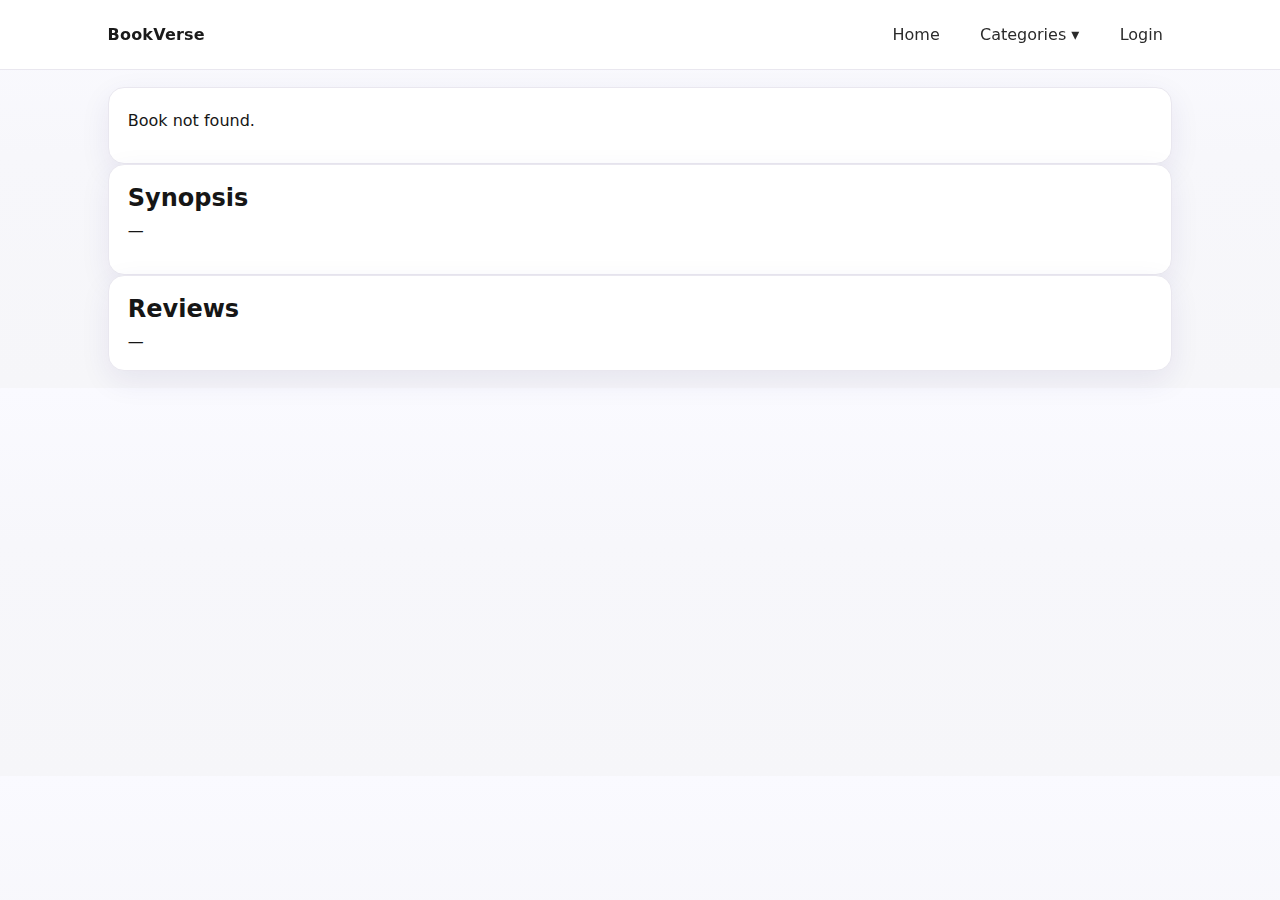
<file: book.html>
<!DOCTYPE html>
<html lang="en">

<head>
  <meta charset="utf-8" />
  <meta name="viewport" content="width=device-width, initial-scale=1" />
  <title>Book | BookVerse</title>
  <link rel="stylesheet" href="/css/styles.css" />
</head>

<body>
  <header class="site-header">
    <div class="container flex">
      <a href="/index.html" class="logo">BookVerse</a>
      <nav>
        <a href="/index.html">Home</a>

        <div class="dropdown">
          <a href="#" onclick="return false;">Categories ▾</a>
          <div class="dropdown-content" id="navCategories">
            <!-- Populated by JS -->
          </div>
        </div>
        <a href="/profile.html" id="navProfile" style="display: none">My Profile</a>
        <a href="/login.html" id="navLogin">Login</a>
        <a href="#" id="navLogout" style="display: none">Logout</a>
      </nav>
    </div>
  </header>

  <main class="container stack">
    <!-- HERO -->
    <section class="card">
      <div id="hero" class="book-hero">
        <!-- populated by JS -->
      </div>
    </section>

    <!-- SYNOPSIS -->
    <section class="card">
      <h2 class="section-title">Synopsis</h2>
      <p id="synopsis" class="muted">Loading…</p>
    </section>

    <!-- REVIEWS LIST -->
    <section class="card">
      <h2 class="section-title">Reviews</h2>
      <div id="reviews">Loading…</div>
    </section>

    <!-- WRITE A REVIEW -->
    <section class="card write-box" id="writeWrap" style="display: none">
      <h2 class="section-title">Write a Review</h2>
      <div class="field">
        <label for="rating">Rating</label>
        <div id="ratingStars" class="star-input" aria-label="Select rating">
          <!-- stars injected -->
        </div>
      </div>
      <div class="field">
        <label for="content">Your review</label>
        <textarea id="content" placeholder="Share your thoughts…"></textarea>
      </div>
      <button id="postBtn">Post Review</button>
      <p class="muted" id="postMsg"></p>
    </section>

    <!-- SIGN IN HINT -->
    <section class="card" id="loginHint" style="display: none">
      <p>
        Want to review this book? <a href="/public/login.html">Login</a> or
        <a href="/public/register.html">create an account</a>.
      </p>
    </section>
  </main>

  <script src="/js/api.js"></script>
  <script src="/js/book.js"></script>
</body>

</html>
</file>
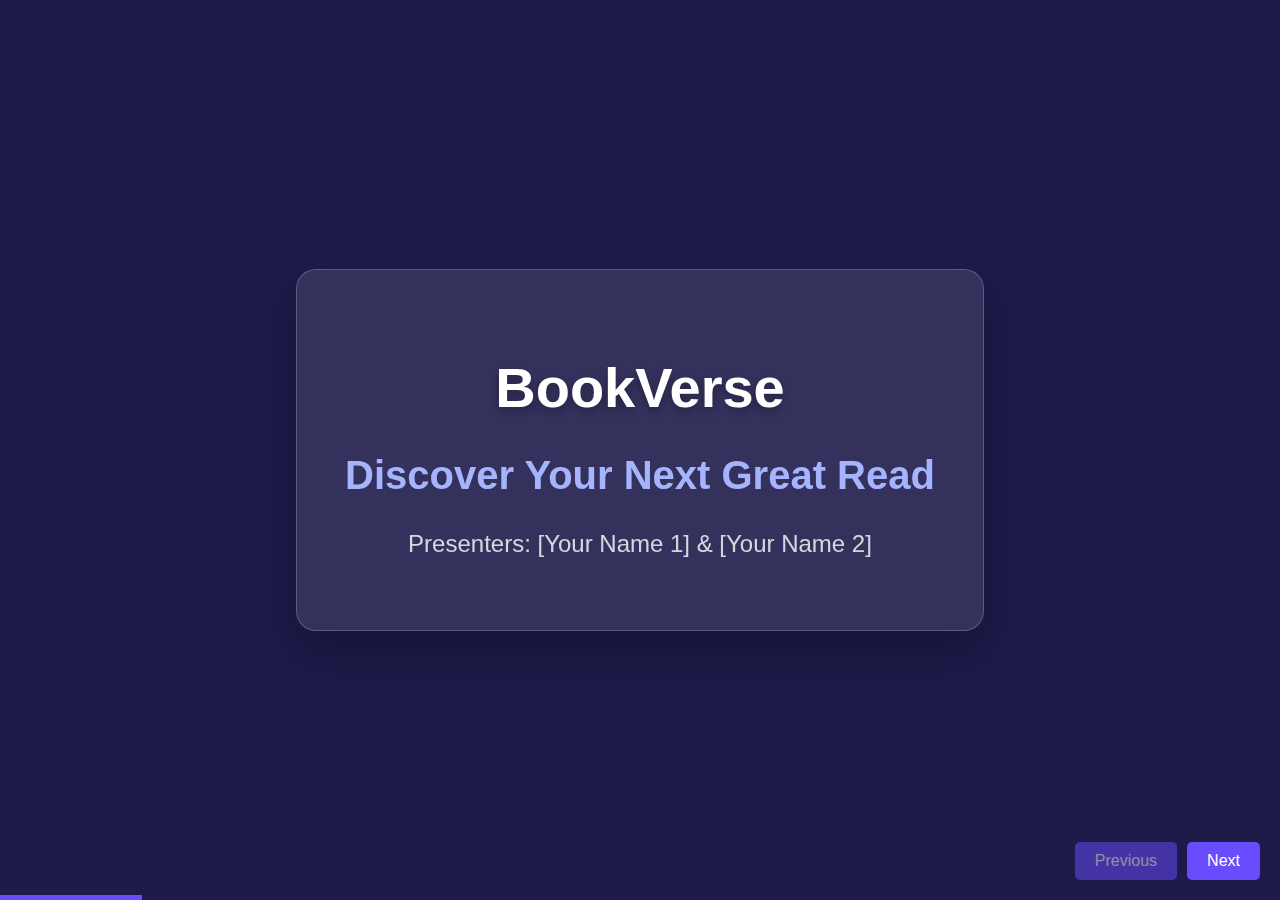
<file: presentation.html>
<!DOCTYPE html>
<html lang="en">

<head>
    <meta charset="UTF-8">
    <meta name="viewport" content="width=device-width, initial-scale=1.0">
    <title>BookVerse Presentation</title>
    <style>
        :root {
            --bg: #1e1b4b;
            --text: #ffffff;
            --accent: #6a4cff;
            --glass: rgba(255, 255, 255, 0.1);
        }

        body {
            margin: 0;
            font-family: 'Segoe UI', sans-serif;
            background-color: var(--bg);
            color: var(--text);
            overflow: hidden;
        }

        .slide {
            height: 100vh;
            width: 100vw;
            display: none;
            flex-direction: column;
            justify-content: center;
            align-items: center;
            padding: 2rem;
            box-sizing: border-box;
            text-align: center;
            animation: fadeIn 0.5s ease;
        }

        .slide.active {
            display: flex;
        }

        @keyframes fadeIn {
            from {
                opacity: 0;
                transform: translateY(20px);
            }

            to {
                opacity: 1;
                transform: translateY(0);
            }
        }

        h1 {
            font-size: 3.5rem;
            margin-bottom: 0.5rem;
            text-shadow: 0 4px 10px rgba(0, 0, 0, 0.3);
        }

        h2 {
            font-size: 2.5rem;
            color: #a5b4fc;
            margin-bottom: 2rem;
        }

        h3 {
            font-size: 1.8rem;
            color: var(--accent);
            margin-bottom: 1rem;
        }

        ul {
            text-align: left;
            font-size: 1.5rem;
            line-height: 1.6;
            max-width: 800px;
            margin: 0 auto;
        }

        li {
            margin-bottom: 1rem;
        }

        .card {
            background: var(--glass);
            backdrop-filter: blur(10px);
            padding: 3rem;
            border-radius: 20px;
            border: 1px solid rgba(255, 255, 255, 0.2);
            box-shadow: 0 20px 50px rgba(0, 0, 0, 0.3);
            max-width: 90%;
        }

        .controls {
            position: fixed;
            bottom: 20px;
            right: 20px;
            display: flex;
            gap: 10px;
            z-index: 100;
        }

        button {
            background: var(--accent);
            color: white;
            border: none;
            padding: 10px 20px;
            border-radius: 5px;
            cursor: pointer;
            font-size: 1rem;
            transition: 0.2s;
        }

        button:hover {
            background: #5a3cf0;
        }

        button:disabled {
            opacity: 0.5;
            cursor: not-allowed;
        }

        .progress {
            position: fixed;
            bottom: 0;
            left: 0;
            height: 5px;
            background: var(--accent);
            transition: width 0.3s;
        }

        .notes {
            position: fixed;
            bottom: 20px;
            left: 20px;
            background: rgba(0, 0, 0, 0.8);
            padding: 1rem;
            border-radius: 10px;
            font-size: 0.9rem;
            max-width: 400px;
            display: none;
            /* Hidden by default, toggle with 'N' */
        }
    </style>
</head>

<body>

    <div class="progress" id="progressBar" style="width: 0%"></div>

    <!-- Slide 1 -->
    <div class="slide active">
        <div class="card">
            <h1>BookVerse</h1>
            <h2>Discover Your Next Great Read</h2>
            <p style="font-size: 1.5rem; opacity: 0.8;">Presenters: [Your Name 1] & [Your Name 2]</p>
        </div>
        <div class="notes">
            Intro: Good morning/afternoon. We are excited to present BookVerse, a modern web app for book discovery and
            reviews.
        </div>
    </div>

    <!-- Slide 2 -->
    <div class="slide">
        <div class="card">
            <h2>User Interface & Design</h2>
            <h3>A Modern, "Glassmorphism" Aesthetic</h3>
            <ul>
                <li><strong>Color Palette:</strong> Deep Indigo & Soft Violet for a premium feel.</li>
                <li><strong>Glassmorphism:</strong> Translucent cards and blurred backgrounds.</li>
                <li><strong>Responsive:</strong> Fluid grid layout for all devices.</li>
            </ul>
        </div>
        <div class="notes">
            UI: We used a Glassmorphism aesthetic with deep indigo colors. It's fully responsive, adapting to any screen
            size.
        </div>
    </div>

    <!-- Slide 3 -->
    <div class="slide">
        <div class="card">
            <h2>Discovery & Navigation</h2>
            <h3>Effortless Discovery</h3>
            <ul>
                <li><strong>Randomized Feed:</strong> Fresh books on every visit.</li>
                <li><strong>Smart Search:</strong> Instant filtering by Title or Author.</li>
                <li><strong>Dynamic Categories:</strong> Dropdown menu for genres.</li>
            </ul>
        </div>
        <div class="notes">
            Discovery: Randomized sorting keeps it fresh. Smart search and dynamic categories help users find what they
            want quickly.
        </div>
    </div>

    <!-- Slide 4 -->
    <div class="slide">
        <div class="card">
            <h2>User Interaction</h2>
            <h3>Engaging with Content</h3>
            <ul>
                <li><strong>Favorites:</strong> One-click 'Heart' toggle.</li>
                <li><strong>Reviews:</strong> 5-star ratings and written reviews.</li>
                <li><strong>Real-time:</strong> Instant UI updates without reloads.</li>
            </ul>
        </div>
        <div class="notes">
            Interaction: Users can favorite books and leave reviews. The UI updates instantly for a smooth experience.
        </div>
    </div>

    <!-- Slide 5 -->
    <div class="slide">
        <div class="card">
            <h2>User Account Management</h2>
            <h3>Your Personal Library</h3>
            <ul>
                <li><strong>Profile Hub:</strong> Central dashboard for User Info & Activity.</li>
                <li><strong>Management:</strong> Delete reviews and remove favorites.</li>
                <li><strong>Security:</strong> Secure auth with password hashing.</li>
            </ul>
        </div>
        <div class="notes">
            Account: The profile is the hub. Users can manage (delete/remove) their content. Security is handled with
            password hashing.
        </div>
    </div>

    <!-- Slide 6 -->
    <div class="slide">
        <div class="card">
            <h2>Technical Architecture</h2>
            <h3>Built with Performance in Mind</h3>
            <ul>
                <li><strong>Frontend:</strong> HTML5, CSS3, Vanilla JS (ES6+).</li>
                <li><strong>Backend:</strong> PHP (RESTful API).</li>
                <li><strong>Database:</strong> MySQL (Normalized schema).</li>
                <li><strong>Architecture:</strong> Separation of Concerns.</li>
            </ul>
        </div>
        <div class="notes">
            Tech: Vanilla JS frontend, PHP backend API, MySQL database. Clean separation of concerns.
        </div>
    </div>

    <!-- Slide 7 -->
    <div class="slide">
        <div class="card">
            <h2>Team Reflection</h2>
            <h3>Learning & Growth</h3>
            <ul>
                <li><strong>Challenge:</strong> CSS Specificity (Dropdowns).</li>
                <li><strong>Solution:</strong> Refactoring and Debugging.</li>
                <li><strong>Challenge:</strong> Async Logic (Favorites).</li>
                <li><strong>Solution:</strong> Using <code>async/await</code>.</li>
            </ul>
        </div>
        <div class="notes">
            Reflection: We learned about CSS specificity and async JS. We worked to our strengths to overcome
            challenges.
        </div>
    </div>

    <!-- Slide 8 -->
    <div class="slide">
        <div class="card">
            <h1>Live Demo</h1>
            <p style="font-size: 1.5rem;">Switching to Application...</p>
        </div>
        <div class="notes">
            Demo: Now we will show you the live application.
        </div>
    </div>

    <!-- Slide 9 -->
    <div class="slide">
        <div class="card">
            <h1>Thank You</h1>
            <h2>Any Questions?</h2>
        </div>
        <div class="notes">
            Conclusion: Thank you for listening. We are happy to take questions.
        </div>
    </div>

    <div class="controls">
        <button id="prevBtn" onclick="changeSlide(-1)">Previous</button>
        <button id="nextBtn" onclick="changeSlide(1)">Next</button>
    </div>

    <script>
        let currentSlide = 0;
        const slides = document.querySelectorAll('.slide');
        const progress = document.getElementById('progressBar');
        const notes = document.querySelectorAll('.notes');

        function updateSlide() {
            slides.forEach((slide, index) => {
                slide.classList.toggle('active', index === currentSlide);
            });

            // Update progress bar
            const pct = ((currentSlide + 1) / slides.length) * 100;
            progress.style.width = pct + '%';

            // Update buttons
            document.getElementById('prevBtn').disabled = currentSlide === 0;
            document.getElementById('nextBtn').disabled = currentSlide === slides.length - 1;
        }

        function changeSlide(dir) {
            currentSlide += dir;
            if (currentSlide < 0) currentSlide = 0;
            if (currentSlide >= slides.length) currentSlide = slides.length - 1;
            updateSlide();
        }

        // Keyboard navigation
        document.addEventListener('keydown', (e) => {
            if (e.key === 'ArrowRight' || e.key === ' ') changeSlide(1);
            if (e.key === 'ArrowLeft') changeSlide(-1);
            if (e.key === 'n') {
                document.querySelectorAll('.notes').forEach(n => {
                    n.style.display = n.style.display === 'block' ? 'none' : 'block';
                });
            }
        });

        updateSlide();
    </script>
</body>

</html>
</file>
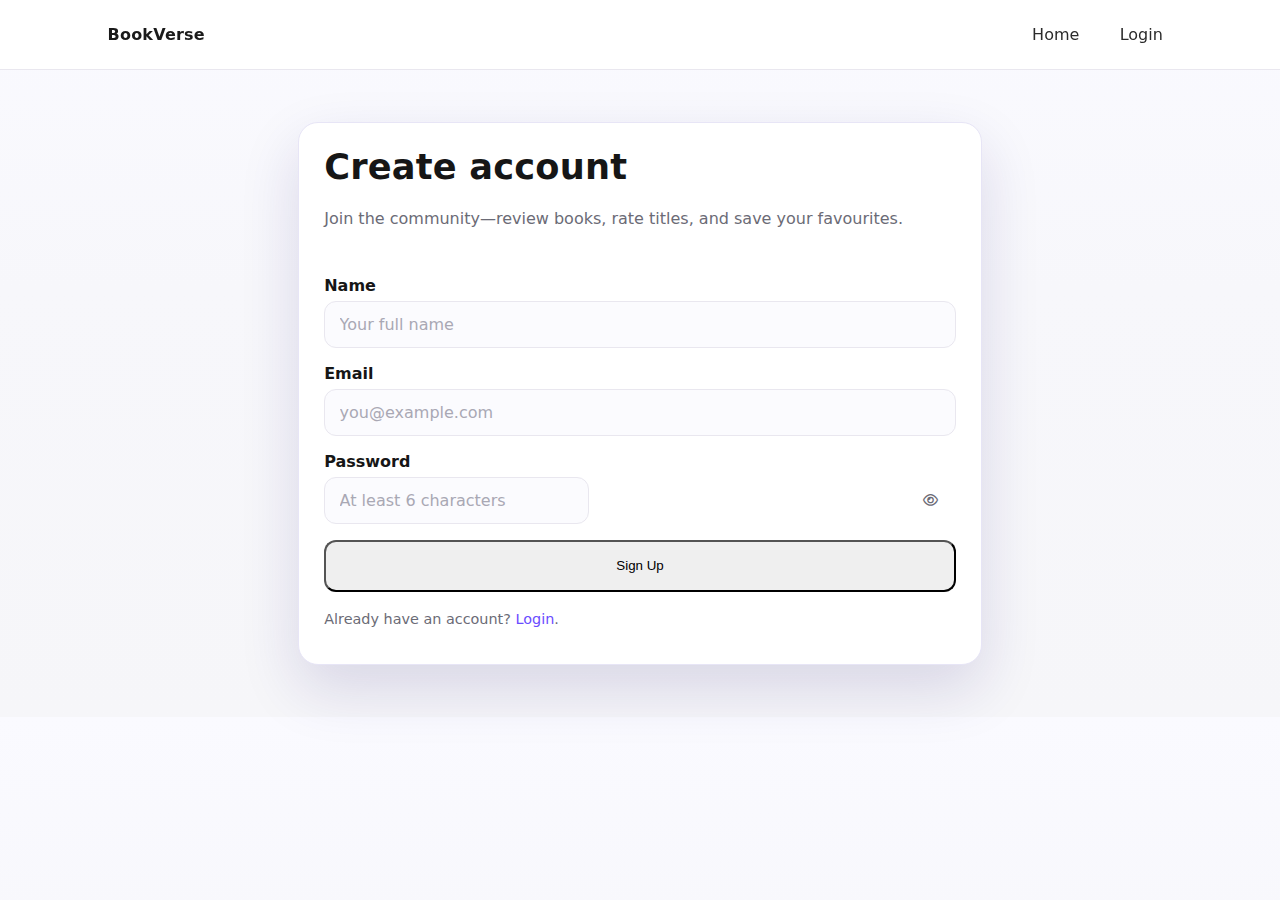
<file: register.html>
<!DOCTYPE html>
<html lang="en">

<head>
  <meta charset="utf-8" />
  <meta name="viewport" content="width=device-width, initial-scale=1" />
  <title>Create account | BookVerse</title>
  <link rel="stylesheet" href="https://cdnjs.cloudflare.com/ajax/libs/font-awesome/6.5.2/css/all.min.css"
    referrerpolicy="no-referrer" />
  <link rel="stylesheet" href="/css/styles.css" />
  <link rel="stylesheet" href="/css/register.css" />
</head>

<body>
  <header class="site-header">
    <div class="container flex">
      <a href="/index.html" class="logo">BookVerse</a>
      <nav>
        <a href="/index.html">Home</a>
        <a href="/profile.html" id="navProfile" style="display:none">My Profile</a>
        <a href="/login.html" id="navLogin">Login</a>
        <a href="#" id="navLogout" style="display:none">Logout</a>
      </nav>
    </div>
  </header>

  <main class="container auth-wrap">
    <div class="card auth-card">
      <h1>Create account</h1>
      <p class="sub">Join the community—review books, rate titles, and save your favourites.</p>

      <div id="msg" aria-live="polite"></div>

      <form id="regForm" class="row" novalidate>
        <!-- Name -->
        <div class="field">
          <label for="name">Name</label>
          <input id="name" name="name" autocomplete="name" required minlength="2" placeholder="Your full name" />
        </div>

        <!-- Email -->
        <div class="field">
          <label for="email">Email</label>
          <input id="email" name="email" type="email" autocomplete="email" required placeholder="you@example.com" />
        </div>

        <!-- Password + peek -->
        <div class="field">
          <label for="password">Password</label>
          <div class="input-group">
            <input id="password" name="password" type="password" autocomplete="new-password" required minlength="6"
              placeholder="At least 6 characters" />
            <button type="button" class="peek-btn" id="peekBtn" aria-label="Show password">
              <i id="peekIcon" class="fa-regular fa-eye"></i>
            </button>
          </div>
        </div>

        <button id="regBtn" type="submit" class="btn--full">Sign Up</button>
        <p class="hint">Already have an account? <a href="/login.html">Login</a>.</p>
      </form>
    </div>
  </main>

  <script src="/js/api.js"></script>
  <script src="/js/register.js"></script>

  <script>
    const pwdEl = document.getElementById('password');
    const peekBtn = document.getElementById('peekBtn');
    const peekIcon = document.getElementById('peekIcon');

    peekBtn.addEventListener('click', () => {
      const show = pwdEl.type === 'password';
      pwdEl.type = show ? 'text' : 'password';
< !DOCTYPE html >
        <html lang="en">
          <head>
            <meta charset="utf-8" />
            <meta name="viewport" content="width=device-width, initial-scale=1" />
            <title>Create account | BookVerse</title>
            <link
              rel="stylesheet"
              href="https://cdnjs.cloudflare.com/ajax/libs/font-awesome/6.5.2/css/all.min.css"
              referrerpolicy="no-referrer"
            />
            <link rel="stylesheet" href="/css/styles.css" />
            <link rel="stylesheet" href="/css/register.css" />
          </head>

          <body>
            <header class="site-header">
              <div class="container flex">
                <a href="/index.html" class="logo">BookVerse</a>
                <nav>
                  <a href="/index.html">Home</a>
                  <a href="/profile.html" id="navProfile" style="display:none">My Profile</a>
                  <a href="/login.html" id="navLogin">Login</a>
                  <a href="#" id="navLogout" style="display:none">Logout</a>
                </nav>
              </div>
            </header>

            <main class="container auth-wrap">
              <div class="card auth-card">
                <h1>Create account</h1>
                <p class="sub">Join the community—review books, rate titles, and save your favourites.</p>

                <div id="msg" aria-live="polite"></div>

                <form id="regForm" class="row" novalidate>
        <!-- Name -->
                  <div class="field">
                    <label for="name">Name</label>
                    <input id="name" name="name" autocomplete="name" required minlength="2" placeholder="Your full name" />
                  </div>

                  <!-- Email -->
                  <div class="field">
                    <label for="email">Email</label>
                    <input id="email" name="email" type="email" autocomplete="email" required placeholder="you@example.com" />
                  </div>

                  <!-- Password + peek -->
                  <div class="field">
                    <label for="password">Password</label>
                    <div class="input-group">
                      <input
                        id="password"
                        name="password"
                        type="password"
                        autocomplete="new-password"
                        required
                        minlength="6"
                        placeholder="At least 6 characters"
                      />
                      <button type="button" class="peek-btn" id="peekBtn" aria-label="Show password">
                        <i id="peekIcon" class="fa-regular fa-eye"></i>
                      </button>
                    </div>
                  </div>

                  <button id="regBtn" type="submit" class="btn--full">Sign Up</button>
                  <p class="hint">Already have an account? <a href="/login.html">Login</a>.</p>
                </form>
              </div>
            </main>

            <script src="/js/api.js"></script>
  <script src="/js/register.js"></script>

  <script>
        const pwdEl   = document.getElementById('password');
        const peekBtn = document.getElementById('peekBtn');
        const peekIcon= document.getElementById('peekIcon');

    peekBtn.addEventListener('click', () => {
      const show = pwdEl.type === 'password';
        pwdEl.type = show ? 'text' : 'password';
        peekIcon.classList.toggle('fa-eye', !show);
        peekIcon.classList.toggle('fa-eye-slash', show);
        peekBtn.setAttribute('aria-label', show ? 'Hide password' : 'Show password');
    });
  </script>
</body>

</html>
</file>
<file: css/styles.css>
/*  Design tokens */
:root {
  --bg: #f7f7fb;
  --surface: #ffffff;
  --card: #ffffff;
  --border: #e9e7ef;
  --shadow: 0 10px 30px rgba(36, 24, 112, 0.08);

  --text: #161616;
  --muted: #6b6b76;
  --muted-2: #8b8b95;

  --primary: #6a4cff;
  --primary-600: #5a3cf0;
  --primary-700: #4930d6;
  --ring: rgba(106, 76, 255, 0.35);

  --success: #1e8e3e;
  --error: #c62828;
  --warning: #e67e22;

  --radius-xl: 16px;
  --radius-lg: 12px;
  --radius-md: 10px;

  --spacing: 1rem;
}

/* ---- Base & Typography ---- */
* {
  box-sizing: border-box;
}

html {
  scroll-behavior: smooth;
}

body {
  margin: 0;
  font-family: ui-sans-serif, system-ui, -apple-system, Segoe UI, Roboto, Ubuntu,
    "Helvetica Neue", Arial, "Apple Color Emoji", "Segoe UI Emoji";
  color: var(--text);
  background: linear-gradient(180deg, #fafaff 0%, #f7f7fb 40%, #f6f6f9 100%);
}

img {
  max-width: 100%;
  display: block;
}

a {
  color: var(--primary);
  text-decoration: none;
}

a:hover {
  text-decoration: underline;
}

h1,
h2,
h3 {
  line-height: 1.2;
  margin: 0 0 0.5rem;
}

h1 {
  font-size: clamp(1.6rem, 2vw + 1rem, 2.2rem);
  letter-spacing: 0.2px;
}

h2 {
  font-size: clamp(1.2rem, 1.2vw + 0.9rem, 1.5rem);
}

p {
  margin: 0.2rem 0 0.9rem;
}

/* ---- Layout ---- */
.container {
  max-width: 1100px;
  margin: 0 auto;
  padding: 1.1rem;
}

.section {
  margin: 2rem 0;
}

/* ---- Header / Navbar ---- */
.site-header {
  position: sticky;
  top: 0;
  z-index: 10;
  background: rgba(255, 255, 255, 0.9);
  backdrop-filter: blur(8px);
  border-bottom: 1px solid var(--border);
}

.flex {
  display: flex;
  align-items: center;
  justify-content: space-between;
}

.logo {
  font-weight: 800;
  color: #1a1a1a;
  text-decoration: none;
  letter-spacing: 0.2px;
}

nav a {
  display: inline-block;
  margin-left: 1rem;
  padding: 0.45rem 0.6rem;
  color: #2b2b2b;
  border-radius: 8px;
  transition: 0.15s ease;
}

nav a:hover {
  background: #f0effa;
  color: #2b2b2b;
  text-decoration: none;
}

/* ---- Cards ---- */
.card {
  background: var(--card);
  border: 1px solid var(--border);
  border-radius: var(--radius-xl);
  box-shadow: var(--shadow);
  padding: 1.2rem;
}

/* ---- Grid for book tiles ---- */
.grid {
  display: grid;
  grid-template-columns: repeat(auto-fill, minmax(190px, 1fr));
  gap: 1rem;
  margin-top: 1rem;
}

.card.book-tile {
  padding: 0.8rem;
  transition: transform 0.12s ease, box-shadow 0.12s ease,
    border-color 0.12s ease;
}

.card.book-tile:hover {
  transform: translateY(-2px);
  box-shadow: 0 14px 34px rgba(36, 24, 112, 0.1);
  border-color: #dcd9ee;
}

.card.book-tile img {
  width: 100%;
  height: 230px;
  object-fit: cover;
  border-radius: 12px;
  background: #f1f0f8;
  margin-bottom: 0.6rem;
}

.card.book-tile strong {
  font-weight: 700;
}

.book-meta {
  color: var(--muted);
  font-size: 0.9rem;
}

/* ---- Forms ---- */
form {
  display: grid;
  gap: 0.9rem;
}

.field {
  display: grid;
  gap: 0.35rem;
}

label {
  font-weight: 600;
}

input,
textarea,
select {
  font: inherit;
  padding: 0.8rem 0.9rem;
  border: 1px solid var(--border);
  border-radius: 12px;
  background: #fbfbfe;
  color: var(--text);
  transition: border-color 0.15s ease, box-shadow 0.15s ease,
    background 0.2s ease;
  outline: none;
}

input::placeholder,
textarea::placeholder {
  color: #a9a8b4;
}

input:focus,
textarea:focus,
select:focus {
  border-color: var(--primary);
  box-shadow: 0 0 0 4px var(--ring);
  background: #fff;
}

/* Password input with peek button */
.input-group {
  position: relative;
}

.input-group input {
  padding-right: 3rem;
}

.peek-btn {
  position: absolute;

  /* Strength meter */
  .pw-meter {
    height: 6px;
    background: #eceaf6;
    border-radius: 999px;
    overflow: hidden;
    margin-top: 0.35rem;
  }

  .pw-meter>span {
    display: block;
    height: 100%;
    width: 0;
    background: #d33;
    transition: width 0.2s ease, background 0.2s ease;
  }

  /* ---- Buttons ---- */
  button {
    font: inherit;
    cursor: pointer;
    padding: 0.85rem 1rem;
    border: 0;
    border-radius: 14px;
    background: var(--primary);
    color: #fff;
    font-weight: 700;
    letter-spacing: 0.1px;
    box-shadow: 0 8px 18px rgba(106, 76, 255, 0.18);
    transition: transform 0.06s ease, box-shadow 0.12s ease, background 0.12s ease;
  }

  button:hover {
    background: var(--primary-600);
    box-shadow: 0 10px 22px rgba(106, 76, 255, 0.22);
  }

  button:active {
    transform: translateY(1px);
    background: var(--primary-700);
  }

  .btn-ghost {
    background: #f3f2fb;
    color: #2b2b2b;
    font-weight: 600;
    box-shadow: none;
    border: 1px solid #e7e5f6;
  }

  .btn-ghost:hover {
    background: #eceafa;
  }

  /* ---- Alerts / Messages ---- */
  .alert {
    padding: 0.9rem 1rem;
    border-radius: 12px;
    border: 1px solid #eceaf6;
    background: #fafaff;
    color: #3a3961;
  }

  .error {
    background: #fff5f6;
    border: 1px solid #ffd6da;
    color: #9e0f1f;
    padding: 0.8rem 1rem;
    border-radius: 12px;
  }

  .success {
    background: #f1fff4;
    border: 1px solid #cfeeda;
    color: #0d6e2b;
    padding: 0.8rem 1rem;
    border-radius: 12px;
  }

  /* ---- Search bar ---- */
  .searchbar {
    display: flex;
    gap: 0.55rem;
    align-items: center;
    margin: 0.6rem 0 1rem;
  }

  .searchbar input {
    flex: 1;
  }

  .searchbar button {
    white-space: nowrap;
  }

  /* ---- Badges ---- */
  .badge {
    display: inline-block;
    padding: 0.25rem 0.55rem;
    border: 1px solid #dcd9ee;
    border-radius: 999px;
    font-size: 0.78rem;
    color: #4a48a2;
    background: #f4f3ff;
    font-weight: 600;
  }

  /* ---- Auth page wrapper (Register/Login) ---- */
  .auth-wrap {
    max-width: 720px;
    margin: 2.2rem auto;
  }

  .sub {
    color: var(--muted);
    margin-top: -0.3rem;
    margin-bottom: 1rem;
  }

  /* ---- Book page layout ---- */
  .book-hero {
    display: grid;
    grid-template-columns: 160px 1fr;
    gap: 1rem;
    align-items: start;
  }

  .book-hero img {
    width: 160px;
    height: 220px;
    object-fit: cover;
    border-radius: 12px;
    background: #f1f0f8;
  }

  /* ---- Review list ---- */
  .review {
    border-top: 1px solid var(--border);
    padding: 0.9rem 0;
  }

  .review:first-child {
    border-top: 0;
  }

  /* ---- Footer ---- */
  .site-footer {
    border-top: 1px solid var(--border);
    margin-top: 2rem;
  }

  .site-footer .container {
    padding: 1.2rem;
  }

  /* ---- Responsive ---- */
  @media (max-width: 720px) {
    .container {
      padding: 0.9rem;
    }

    .book-hero {
      grid-template-columns: 1fr;
    }

    nav a {
      margin-left: 0.5rem;
    }
  }

  /* ---- Nice focus ring for keyboard users ---- */
  :focus-visible {
    outline: 3px solid var(--ring);
    outline-offset: 2px;
    border-radius: 10px;
  }

  /* ---- Utility ---- */
  .m-0 {
    margin: 0;
  }

  .mt-1 {
    margin-top: 0.5rem;
  }

  .mt-2 {
    margin-top: 1rem;
  }

  /* ===========================
   Home page polish (index.html)
   Append to styles.css
   =========================== */

  /* Page intro */
  .container h1 {
    margin-top: 1.6rem;
    margin-bottom: 0.8rem;
    font-weight: 800;
    letter-spacing: 0.2px;
  }

  /* Search bar block */
  .searchbar {
    display: grid;
    grid-template-columns: 1fr auto auto;
    gap: 0.75rem;
    margin: 0.8rem 0 1.4rem;
    background: #ffffffcc;
    border: 1px solid var(--border);
    border-radius: 16px;
    padding: 0.6rem;
    box-shadow: var(--shadow);
  }

  .searchbar input {
    height: 48px;
    background: #fafaff;
    border-color: #e7e5f6;
    border-radius: 12px;
  }

  .searchbar button {
    height: 48px;
    padding: 0 1.1rem;
    border-radius: 12px;
  }

  @media (max-width: 700px) {
    .searchbar {
      grid-template-columns: 1fr;
    }

    .searchbar button {
      width: 100%;
    }
  }

  /* Book grid spacing */
  .grid {
    grid-template-columns: repeat(auto-fill, minmax(220px, 1fr));
    gap: 1.1rem;
  }

  /* Turn each anchor.card into a proper tile */
  .grid a.card {
    display: block;
    padding: 0.9rem;
    border-radius: 16px;
    border: 1px solid var(--border);
    background: var(--surface);
    text-decoration: none;
    /* remove link underlines inside tiles */
    color: var(--text);
    box-shadow: var(--shadow);
    transition: transform 0.12s ease, box-shadow 0.12s ease,
      border-color 0.12s ease;
  }

  .grid a.card:hover {
    transform: translateY(-2px);
    box-shadow: 0 18px 36px rgba(36, 24, 112, 0.12);
    border-color: #dcd9ee;
  }

  /* Image treatment */
  .grid a.card img {
    width: 100%;
    aspect-ratio: 3 / 4;
    /* keeps all covers consistent */
    object-fit: cover;
    border-radius: 12px;
    background: #f1f0f8;
    margin-bottom: 0.6rem;
  }

  /* Title + author */
  .grid a.card strong {
    display: block;
    font-weight: 800;
    line-height: 1.25;
    margin-bottom: 0.25rem;
    color: #2a2466;
    /* readable title color */
  }

  .grid a.card:hover strong {
    color: var(--primary);
    /* on hover, accent the title */
  }

  .grid a.card .book-meta {
    color: var(--muted);
    font-size: 0.92rem;
  }

  /* Create soft gradient backdrop under the grid area for depth */
  main.container {
    position: relative;
  }

  main.container::before {
    content: "";
    position: absolute;
    inset: 0 0 auto 0;
    height: 280px;
    /* fades behind the search and first row */
    background: radial-gradient(70% 60% at 30% 0%, #ece8ff 0%, transparent 60%),
      radial-gradient(60% 50% at 80% 0%, #f6ecff 0%, transparent 60%);
    pointer-events: none;
    z-index: -1;
  }

  /* Improve button look on this page */
  .searchbar button:first-of-type {
    /* Search */
    background: var(--primary);
  }

  .searchbar button:last-of-type {
    /* Random */
    background: linear-gradient(135deg, var(--primary), #7f5bff);
  }

  .searchbar button:hover {
    filter: brightness(1.03);
  }

  /* ===========================
   Login page polish (login.html)
   =========================== */

  /* Big page title and soft hero band */
  main.container h1 {
    margin-top: 2.2rem;
    margin-bottom: 1.2rem;
    font-weight: 800;
  }

  main.container {
    position: relative;
  }

  main.container::before {
    content: "";
    position: absolute;
    inset: 0 0 auto 0;
    height: 220px;
    background: radial-gradient(65% 60% at 15% 0%, #ece8ff 0%, transparent 60%),
      radial-gradient(70% 55% at 75% 0%, #f6ecff 0%, transparent 60%);
    pointer-events: none;
    z-index: -1;
  }

  /* Make the login card a neat inline grid */
  .card:has(#loginBtn) {
    display: grid;
    grid-template-columns: 1fr 1fr auto;
    align-items: end;
    gap: 0.9rem 1rem;
    padding: 1.2rem 1.4rem;
    border-radius: 18px;
    box-shadow: var(--shadow);
  }

  /* Labels stacked with nice spacing */
  .card:has(#loginBtn) label {
    display: grid;
    gap: 0.35rem;
    font-weight: 600;
  }

  /* Inputs: same height, clear focus */
  .card:has(#loginBtn) input {
    height: 48px;
    background: #fafaff;
    border-color: #e7e5f6;
    border-radius: 12px;
  }

  /* Button height & glow */
  #loginBtn {
    height: 48px;
    padding: 0 1.2rem;
    border-radius: 12px;
    box-shadow: 0 10px 26px rgba(106, 76, 255, 0.18);
  }

  /* “Create account” helper sits on its own line */
  .card:has(#loginBtn) p {
    grid-column: 1 / -1;
    margin: 0.2rem 0 0;
    color: var(--muted);
  }

  /* Responsive: stack fields nicely on small screens */
  @media (max-width: 980px) {
    .card:has(#loginBtn) {
      grid-template-columns: 1fr;
    }

    #loginBtn {
      width: 100%;
    }
  }

  /* Book detail – interactive star input */
  .star-input {
    display: flex;
    gap: 0.25rem;
  }

  .rate-star {
    font-size: 22px;
    line-height: 1;
    width: 34px;
    height: 34px;
    display: inline-grid;
    place-items: center;
    border: 1px solid var(--border);
    border-radius: 10px;
    background: #fafaff;
    color: #c7c4da;
    transition: 0.12s ease;
  }

  .rate-star.on {
    background: #fff6d6;
    color: #f5b301;
    border-color: #ffe39a;
  }

  .rate-star:hover {
    transform: translateY(-1px);
  }

  /* Search bar with category select: [select][input][button] */
  .searchbar {
    display: grid;
    grid-template-columns: auto 1fr auto;
    /* select, input, button */
    gap: 0.75rem;
    margin: 0.8rem 0 1.4rem;
    background: #ffffffcc;
    border: 1px solid var(--border);
    border-radius: 16px;
    padding: 0.6rem;
    box-shadow: var(--shadow);
  }

  .searchbar select {
    height: 48px;
    padding: 0.6rem 0.7rem;
    border: 1px solid var(--border);
    border-radius: 12px;
    background: #fafaff;
  }

  .searchbar input {
    height: 48px;
  }

  .searchbar button {
    height: 48px;
    border-radius: 12px;
  }

  @media (max-width: 700px) {
    .searchbar {
      grid-template-columns: 1fr;
    }

    .searchbar button {
      width: 100%;
    }
  }

  /* ---- Category chips ---- */
  .chips {
    display: flex;
    flex-wrap: wrap;
    gap: 0.5rem;
    margin: 0.4rem 0 1rem;
  }

  .chip {
    appearance: none;
    border: 1px solid #e7e5f6;
    background: #f7f6ff;
    color: #3b3799;
    padding: 0.45rem 0.75rem;
    border-radius: 999px;
    font-weight: 700;
    font-size: 0.9rem;
    cursor: pointer;
    transition: 0.12s ease;
    box-shadow: none;
  }

  .chip:hover {
    background: #efeefe;
  }

  .chip.is-active {
    background: linear-gradient(135deg, var(--primary), #7f5bff);
    color: #fff;
    border-color: transparent;
    box-shadow: 0 6px 16px rgba(106, 76, 255, 0.18);
  }

  /* Search bar without category select */
  .searchbar {
    display: grid;
    grid-template-columns: 1fr auto;
    /* input, button */
    gap: 0.75rem;
    margin: 0.8rem 0 1.4rem;
    background: #ffffffcc;
    border: 1px solid var(--border);
    border-radius: 16px;
    padding: 0.6rem;
    box-shadow: var(--shadow);
  }

  .searchbar input {
    height: 48px;
  }

  .searchbar button {
    height: 48px;
    border-radius: 12px;
  }

  @media (max-width: 700px) {
    .searchbar {
      grid-template-columns: 1fr;
    }

    .searchbar button {
      width: 100%;
    }
  }

  /* Chips (keep if not already present) */
  .chips {
    display: flex;
    flex-wrap: wrap;
    gap: 0.5rem;
    margin: 0.4rem 0 1rem;
  }

  .chip {
    appearance: none;
    border: 1px solid #e7e5f6;
    background: #f7f6ff;
    color: #3b3799;
    padding: 0.45rem 0.75rem;
    border-radius: 999px;
    font-weight: 700;
    font-size: 0.9rem;
    cursor: pointer;
    transition: 0.12s ease;
  }

  .chip:hover {
    background: #efeefe;
  }

  .chip.is-active {
    background: linear-gradient(135deg, var(--primary), #7f5bff);
    color: #fff;
    border-color: transparent;
    box-shadow: 0 6px 16px rgba(106, 76, 255, 0.18);
  }

  /* ---------- Login page premium polish ---------- */
  .auth-title {
    font-weight: 900;
    letter-spacing: 0.2px;
    margin-top: 2.1rem;
    margin-bottom: 0.5rem;
  }

  .auth-card {
    display: grid;
    grid-template-columns: 1fr 1fr auto;
    /* email | password | button */
    align-items: end;
    gap: 1rem 1.1rem;
    padding: 1.4rem 1.6rem;
    border-radius: 20px;
    border: 1px solid #e9e7f4;
    background: linear-gradient(#fff, #fff) padding-box,
      radial-gradient(120% 120% at 15% -10%, #ece8ff, transparent 50%),
      radial-gradient(120% 120% at 85% -20%, #f6ecff, transparent 55%);
    box-shadow: 0 16px 40px rgba(36, 24, 112, 0.1);
  }

  .auth-card input {
    height: 52px;
    background: #fafaff;
    border-color: #e7e5f6;
    border-radius: 14px;
  }

  .auth-card #loginBtn {
    height: 52px;
    padding: 0 1.2rem;
    border-radius: 14px;
    box-shadow: 0 12px 28px rgba(106, 76, 255, 0.2);
  }

  .hint-row {
    grid-column: 1 / -1;
    margin: 0.1rem 0 0;
    color: var(--muted);
  }

  /* Subtle hover/focus glow on inputs */
  .auth-card input:focus {
    border-color: var(--primary);
    box-shadow: 0 0 0 5px var(--ring);
    background: #fff;
  }

  /* Peek button refinement */
  .peek-btn {
    color: #6a6892;
    font-size: 16px;
  }

  .peek-btn:hover {
    background: #efeffa;
  }

  /* Responsive: stack on small screens */
  @media (max-width: 980px) {
    .auth-card {
      grid-template-columns: 1fr;
    }

    .auth-card #loginBtn {
      width: 100%;
    }
  }

  /* =======================================================
   BookVerse — Pro look: solid header + cleaner page BG
   (Overrides — keep at the very end of styles.css)
   ======================================================= */

  /* Theme tokens for the new header + page */
  :root {
    --page-bg-1: #f6f7fc;
    --page-bg-2: #f2f3fa;

    /* Solid header gradient + text */
    --header-bg-1: #1e1b4b;
    /* deep indigo */
    --header-bg-2: #3a2fb0;
    /* soft violet */
    --header-text: #ffffff;
    --header-hover: rgba(255, 255, 255, 0.14);
  }

  /* Clean, subtle page background */
  body {
    background: radial-gradient(80% 60% at 15% -10%, #f1efff 0%, transparent 60%),
      radial-gradient(70% 55% at 85% -10%, #f4f0ff 0%, transparent 60%),
      linear-gradient(180deg, var(--page-bg-1), var(--page-bg-2));
  }

  /* Solid, elevated navbar */
  .site-header {
    background: linear-gradient(90deg, var(--header-bg-1), var(--header-bg-2));
    border-bottom: 0;
    box-shadow: 0 6px 22px rgba(24, 18, 72, 0.25);
    backdrop-filter: none;
    /* kill translucency */
  }

  .logo {
    color: var(--header-text) !important;
  }

  nav a {
    color: rgba(255, 255, 255, 0.92) !important;
    padding: 0.5rem 0.75rem;
    border-radius: 10px;
  }

  nav a:hover,
  nav a:focus-visible {
    background: var(--header-hover);
    color: #fff !important;
    text-decoration: none;
  }

  /* ---------- Auth page polish (center, tighter, pro) ---------- */

  /* Keep the auth area centered and slightly larger */
  .auth-wrap {
    max-width: 880px;
    margin: 3rem auto;
    position: relative;
  }

  /* Soft glow band behind the auth card */
  .auth-wrap::before {
    content: "";
    position: absolute;
    inset: -40px -20px auto -20px;
    height: 220px;
    background: radial-gradient(55% 60% at 25% 0%, #ece8ff 0%, transparent 65%),
      radial-gradient(60% 55% at 75% 0%, #efe7ff 0%, transparent 60%);
    filter: blur(8px);
    pointer-events: none;
    z-index: -1;
  }

  /* Title spacing/weight */
  .auth-wrap h1 {
    margin: 0 0 0.4rem;
    font-weight: 800;
  }

  .auth-wrap .sub {
    margin-top: 0;
    color: var(--muted);
  }

  /* Login card with stronger elevation and rounded corners */
  .card.auth-card {
    display: grid;
    grid-template-columns: 1fr 1fr auto;
    /* email | password | button */
    align-items: end;
    gap: 1rem 1.2rem;
    padding: 1.4rem 1.6rem;
    border-radius: 20px;
    border: 1px solid #e7e5f6;
    background: #fff;
    box-shadow: 0 24px 60px rgba(36, 24, 112, 0.14);
  }

  /* Inputs: consistent height and focus ring */
  .card.auth-card input {
    height: 52px;
    background: #fafaff;
    border-color: #e7e5f6;
    border-radius: 12px;
  }

  /* Peek button styling (for your inline SVG or icon) */
  .input-group {
    position: relative;
  }

  .peek-btn {
    position: absolute;
    right: 6px;
    top: 50%;
    transform: translateY(-50%);
    width: 42px;
    height: 42px;
    border-radius: 10px;
    border: 1px solid #e7e5f6;
    background: #f6f5ff;
    color: #5b57a6;
    display: grid;
    place-items: center;
    box-shadow: none;
  }

  .peek-btn:hover {
    background: #efeefe;
  }

  .peek-btn svg {
    width: 20px;
    height: 20px;
    opacity: 0.9;
  }

  /* Login button dimension to match inputs */
  #loginBtn {
    height: 52px;
    padding: 0 1.25rem;
    border-radius: 12px;
    box-shadow: 0 12px 28px rgba(106, 76, 255, 0.22);
  }

  /* Helper row under the card spans full width */
  .card.auth-card p.hint-row,
  .card.auth-card>p {
    grid-column: 1 / -1;
    margin: 0.25rem 0 0;
    color: var(--muted);
  }

  /* Responsive stacking on small screens */
  @media (max-width: 980px) {
    .card.auth-card {
      grid-template-columns: 1fr;
    }

    #loginBtn {
      width: 100%;
    }
  }

  /* ---------------------------
   STAR RATING — DISPLAY (READ ONLY)
----------------------------*/
  .stars {
    --size: 20px;
    position: relative;
    display: inline-block;
    font-size: var(--size);
    line-height: 1;
    color: #ddd;
    /* empty stars */
  }

  .stars::before {
    content: "★★★★★";
    letter-spacing: 2px;
  }

  .stars>i {
    position: absolute;
    inset: 0;
    overflow: hidden;
    white-space: nowrap;
    color: #f5b301;
    /* filled stars */
  }

  .stars>i::before {
    content: "★★★★★";
    letter-spacing: 2px;
  }

  /* Make stars smaller when needed */
  .stars.sm {
    --size: 14px;
  }

  /* ---------------------------
   STAR INPUT (CLICKABLE FOR REVIEW)
----------------------------*/
  .star-input {
    display: flex;
    gap: 4px;
  }

  .rate-star {
    font-size: 26px;
    cursor: pointer;
    color: #d9d9e3;
    transition: 0.15s;
  }

  .rate-star:hover,
  .rate-star.hovered,
  .rate-star.on {
    color: #f5b301;
    transform: translateY(-1px);
  }

  /* Category chips: look the same, but allow dim state for missing categories */
  .chip.is-dim {
    opacity: 0.55;
  }

  /* Big, full-width select that visually matches the search bar height */
  .wide-select {
    margin: 0.4rem 0 1rem;
  }

  .wide-select label {
    display: block;
    font-weight: 700;
    margin-bottom: 0.35rem;
  }

  .wide-select select {
    width: 100%;
    height: 48px;
    font: inherit;
    padding: 0 0.8rem;
    border: 1px solid var(--border);
    border-radius: 12px;
    background: #fafaff;
    transition: border-color 0.15s ease, box-shadow 0.15s ease;
  }

  .wide-select select:focus {
    border-color: var(--primary);
    box-shadow: 0 0 0 4px var(--ring);
    background: #fff;
  }

  /* Make search bar accept a select + input + button */
  .searchbar.has-select {
    display: grid;
    grid-template-columns: auto 1fr auto;
    /* select, input, button */
    gap: 0.75rem;
    margin: 0.8rem 0 1.4rem;
    background: #ffffffcc;
    border: 1px solid var(--border);
    border-radius: 16px;
    padding: 0.6rem;
    box-shadow: var(--shadow);
  }

  .searchbar.has-select select {
    height: 48px;
    font: inherit;
    padding: 0 0.7rem;
    border: 1px solid var(--border);
    border-radius: 12px;
    background: #fafaff;
    color: var(--text);
    transition: border-color 0.15s ease, box-shadow 0.15s ease;
  }

  .searchbar.has-select select:focus {
    border-color: var(--primary);
    box-shadow: 0 0 0 4px var(--ring);
    background: #fff;
  }

  .searchbar.has-select input {
    height: 48px;
  }

  .searchbar.has-select button {
    height: 48px;
    border-radius: 12px;
  }

  @media (max-width: 700px) {
    .searchbar.has-select {
      grid-template-columns: 1fr;
    }

    .searchbar.has-select button {
      width: 100%;
    }
  }

  /* ------- Profile: My Reviews ------- */
  .review-list {
    display: grid;
    gap: 0.9rem;
  }

  .review {
    padding: 0.9rem 0;
    border-top: 1px solid var(--border);
  }

  .review:first-child {
    border-top: 0;
  }

  .review-head {
    display: grid;
    grid-template-columns: 1fr auto;
    /* title | rating */
    align-items: center;
    gap: 0.6rem;
    margin-bottom: 0.2rem;
  }

  .review-title {
    font-weight: 800;
    color: #3a2a86;
    text-decoration: none;
  }

  .review-title:hover {
    color: var(--primary);
    text-decoration: underline;
  }

  .rating-badge {
    display: inline-block;
    font-weight: 700;
    padding: 0.2rem 0.55rem;
    border-radius: 999px;
    border: 1px solid #e6e3f6;
    background: #f7f5ff;
    color: #3a2fb0;
    line-height: 1;
    font-size: 0.92rem;
  }

  .rating-badge .star {
    color: #f5b301;
    /* star color */
    margin-left: 2px;
  }

  .review-sub {
    color: var(--muted);
    font-size: 0.92rem;
    margin-bottom: 0.35rem;
  }

  .review-body {
    margin: 0;
    line-height: 1.45;
    color: #242424;
  }

  /* small screens */
  @media (max-width: 720px) {
    .review-head {
      grid-template-columns: 1fr auto;
    }
  }

  /* ------- Profile: My Reviews with Cover ------- */
  .review-list {
    display: grid;
    gap: 1rem;
  }

  .review {
    display: grid;
    grid-template-columns: 70px 1fr;
    gap: 1rem;
    padding: 1rem 0;
    border-top: 1px solid var(--border);
  }

  .review:first-child {
    border-top: 0;
  }
}

/* Dropdown Menu */
.dropdown {
  position: relative;
  display: inline-block;
}

.dropdown-content {
  display: none;
  position: absolute;
  background-color: #fff;
  min-width: 160px;
  box-shadow: 0 8px 16px rgba(0, 0, 0, 0.2);
  z-index: 100;
  border-radius: 8px;
  overflow: hidden;
  top: 100%;
  left: 0;
}

.dropdown:hover .dropdown-content {
  display: block;
}

.dropdown-content a {
  color: var(--text);
  padding: 0.5rem 1rem;
  text-decoration: none;
  display: block;
  margin-left: 0;
  border-radius: 0;
}

.dropdown-content a:hover {
  background-color: var(--bg);
  color: var(--primary) !important;
}
</file>
<file: css/register.css>
/* Page-local layout only — visuals come from styles.css overrides */
.auth-wrap {
  max-width: 720px;
  margin: 2.4rem auto;
}
.sub {
  color: var(--muted);
  margin-top: -0.2rem;
  margin-bottom: 1rem;
}
.row {
  display: grid;
  gap: 1rem;
}
.field {
  display: grid;
  gap: 0.4rem;
}
.hint {
  font-size: 0.9rem;
  color: var(--muted);
}

/* Keep the register card looking like the login card */
.card.auth-card {
  display: grid;
  grid-template-columns: 1fr;
  gap: 1rem 1.2rem;
  padding: 1.4rem 1.6rem;
  border-radius: 20px;
  border: 1px solid #e7e5f6;
  background: #fff;
  box-shadow: 0 24px 60px rgba(36, 24, 112, 0.14);
}

/* Password group width for the peek button */
.input-group {
  position: relative;
}
.input-group input {
  padding-right: 3.2rem;
}

/* Full-width action button */
.btn--full {
  width: 100%;
  height: 52px;
  border-radius: 12px;
}

.input-group {
  position: relative;
}
.input-group input {
  padding-right: 3rem; /* room for the eye icon */
}
.peek-btn {
  position: absolute;
  right: 0.5rem;
  top: 50%;
  transform: translateY(-50%);
  border: 0;
  background: transparent;
  color: #6b6b76;
  width: 34px;
  height: 34px;
  display: inline-grid;
  place-items: center;
  border-radius: 8px;
  cursor: pointer;
}
.peek-btn:hover {
  background: #efeff8;
}

/* make the auth card nicely spaced */
.auth-card {
  display: grid;
  gap: 1rem 1.2rem;
  padding: 1.4rem 1.6rem;
  border-radius: 20px;
}
.auth-wrap {
  max-width: 720px;
  margin: 2.2rem auto;
}
.row {
  display: grid;
  gap: 1rem;
}
.field {
  display: grid;
  gap: 0.4rem;
}
.sub {
  color: var(--muted);
  margin-top: -0.2rem;
  margin-bottom: 1rem;
}
.btn--full {
  width: 100%;
  height: 52px;
  border-radius: 12px;
}
</file>
